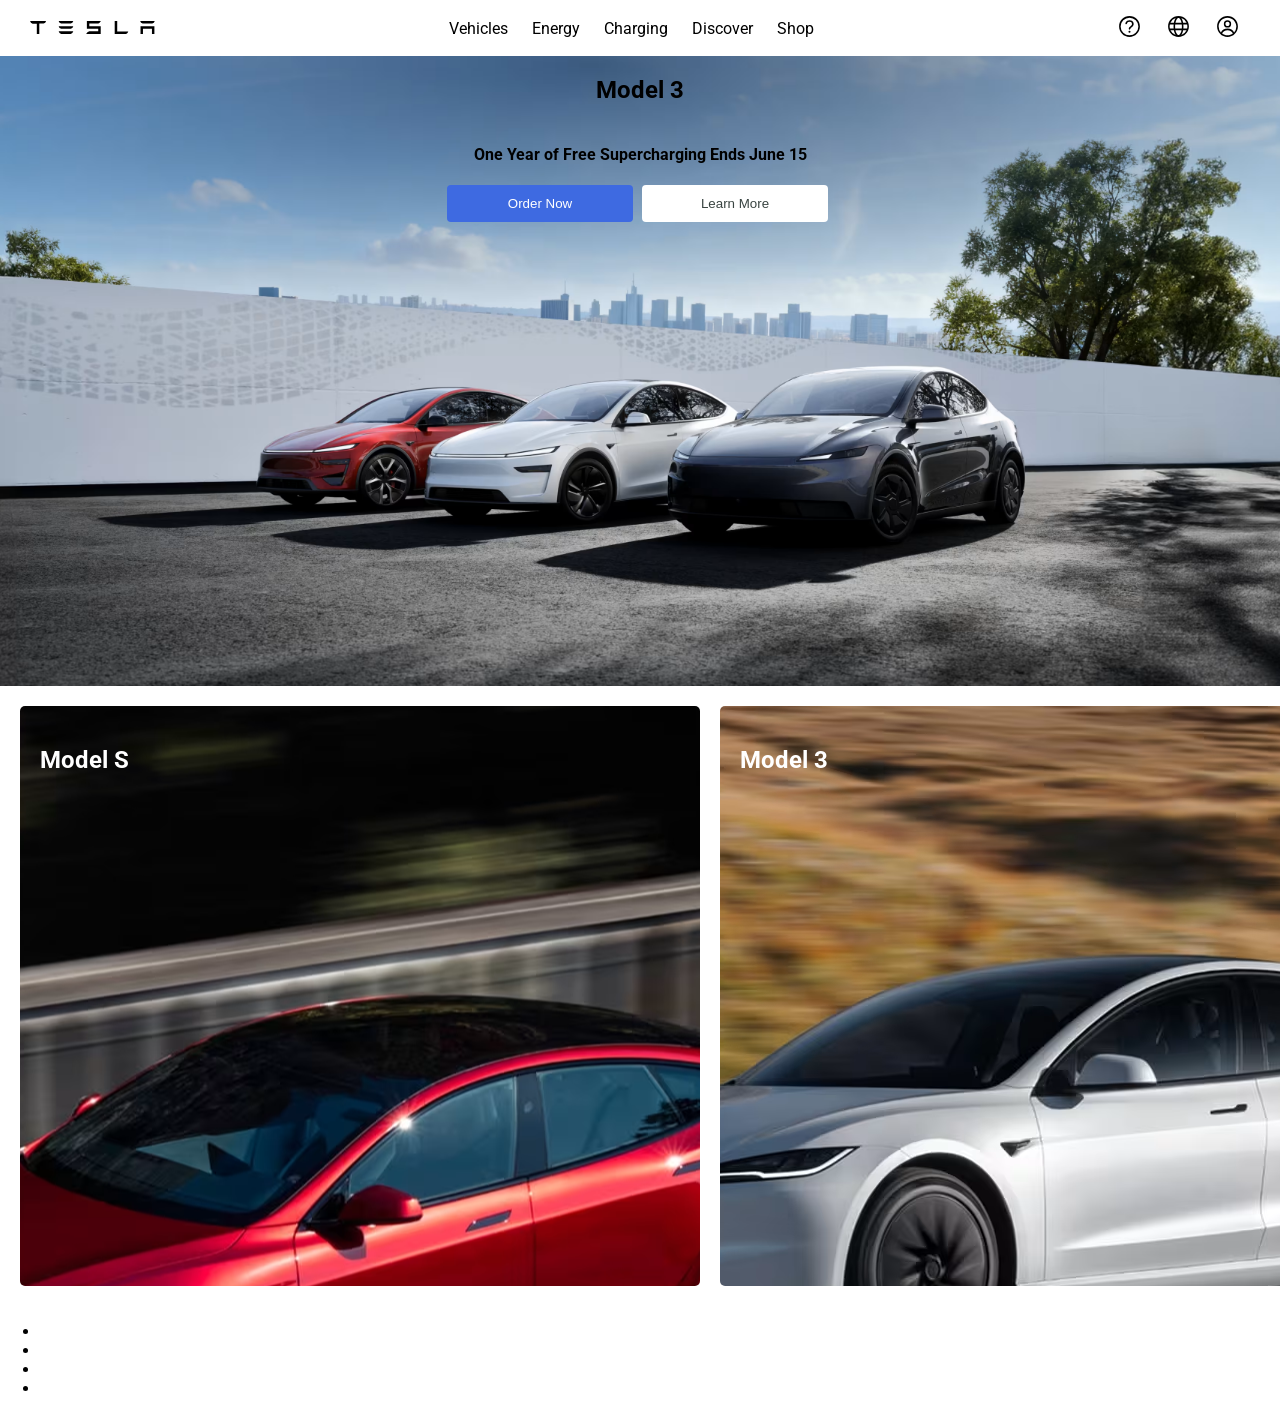
<file: index.html>
<!DOCTYPE html>
<html lang="en">
    <head>
        <meta charset="UTF-8">
        <link rel="stylesheet" href="style.css">
        <title>Tesla</title>
    </head>

    <body>
        
        <header>
            
            <section>
                <img src="images/logo.svg" class="logo" alt="Tesla Logo">
            </section>

            <section class="menu">
                <a href="#">Vehicles</a>
                <a href="#">Energy</a>
                <a href="#">Charging</a>
                <a href="#">Discover</a>
                <a href="#">Shop</a>
            </section>

            <section class="options">
                <img src="images/help.svg" class="action-icons" alt="Help Icon">
                <img src="images/language.svg" class="action-icons" alt="Language Icon">
                <img src="images/account.svg" class="action-icons" alt="Account Icon">
            </section>

        </header>

        <main>

            <section class="hero-banner">
                <h1 class="main-heading">Model 3</h1>
                <h4 class="sub-heading">One Year of Free Supercharging Ends June 15</h4>

                <section class="buttons">
                    <button class="primary">Order Now</button>
                    <button class="secondary">Learn More</button>
                </section>
            </section>

            <section class="cards">

                    <div class="model model-s">
                         <h1 class="main-heading">Model S</h1>
                    </div>

                     <div class="model model-3">
                         <h1 class="main-heading">Model 3</h1>
                     </div>

                     <div class="model model-x">
                         <h1 class="main-heading">Model X</h1>
                    </div>

                     <div class="model model-y">
                        <h1 class="main-heading">Model Y</h1>
                    </div>

            </section>

            <section class="mini-cards"></section>
            <section class="find-your-charge"></section>
            <section class="extra-cards"></section>

        </main>

        <footer>
            <ul>
                <li></li>
                <li></li>
                <li></li>
                <li></li>
            </ul>
        </footer>
        
    </body>
</html>
</file>
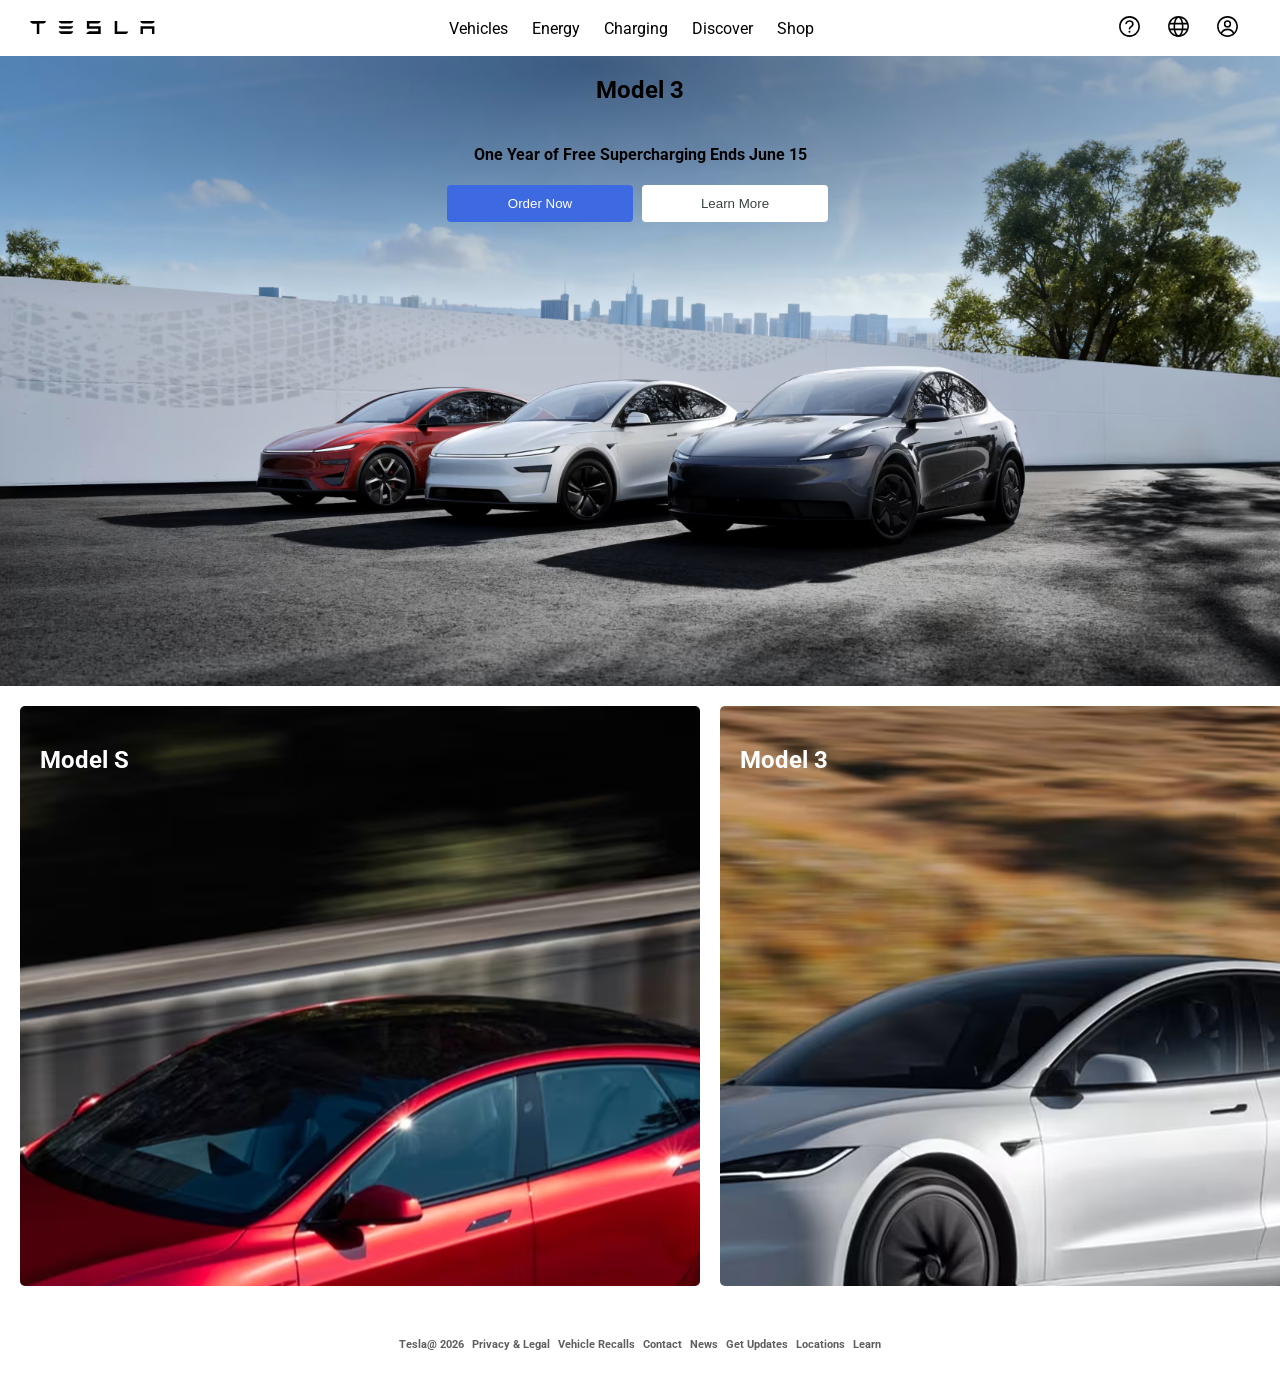
<file: Tesla_Homepage/index.html>
<!DOCTYPE html>
<html lang="en">
    <head>
        <meta charset="UTF-8">
        <link rel="stylesheet" href="style.css">
        <title>Tesla</title>
    </head>

    <body>
        
        <header>
            
            <section>
                <img src="images/logo.svg" class="logo" alt="Tesla Logo">
            </section>

            <section class="menu">
                <a href="#">Vehicles</a>
                <a href="#">Energy</a>
                <a href="#">Charging</a>
                <a href="#">Discover</a>
                <a href="#">Shop</a>
            </section>

            <section class="options">
                <img src="images/help.svg" class="action-icons" alt="Help Icon">
                <img src="images/language.svg" class="action-icons" alt="Language Icon">
                <img src="images/account.svg" class="action-icons" alt="Account Icon">
            </section>

        </header>

        <main>

            <section class="hero-banner">
                <h1 class="main-heading">Model 3</h1>
                <h4 class="sub-heading">One Year of Free Supercharging Ends June 15</h4>

                <section class="buttons">
                    <button class="primary">Order Now</button>
                    <button class="secondary">Learn More</button>
                </section>
            </section>

            <section class="cards">

                    <div class="model model-s">
                         <h1 class="main-heading">Model S</h1>
                    </div>

                     <div class="model model-3">
                         <h1 class="main-heading">Model 3</h1>
                     </div>

                     <div class="model model-x">
                         <h1 class="main-heading">Model X</h1>
                    </div>

                     <div class="model model-y">
                        <h1 class="main-heading">Model Y</h1>
                    </div>

            </section>

            <section class="mini-cards"></section>
            <section class="find-your-charge"></section>
            <section class="extra-cards"></section>

        </main>

        <footer>
            <ul class="footer-elements">
                <li>
                    <a href="#" class="felement">Tesla@ 2026</a>
                </li>

                <li>
                    <a href="#" class="felement">Privacy & Legal</a>
                </li>

                <li>
                    <a href="#" class="felement">Vehicle Recalls</a>
                </li>

                <li>
                    <a href="#" class="felement">Contact</a>
                </li>

                <li>
                    <a href="#" class="felement">News</a>
                </li>

                <li>
                    <a href="#" class="felement">Get Updates</a>
                </li>

                <li>
                    <a href="#" class="felement">Locations</a>
                </li>

                <li>
                    <a href="#" class="felement">Learn</a>
                </li>
            </ul>
        </footer>
        
    </body>
</html>
</file>
<file: style.css>
@import url('https://fonts.googleapis.com/css2?family=Roboto:ital,wght@0,100..900;1,100..900&display=swap');

body{
    margin:0;
    font-family: 'Roboto', sans-serif;
}
header{
    display: flex;
    justify-content: space-between;
    align-items: center;
    height: 56px;
    padding: 0 30px;
}
.action-icons{
    width: 25px
}
.logo{
    width: 125px;
}

.menu a, .options img{
    margin: 0 10px;   
}
.menu a{
    text-decoration: none;
    color: black;
}

button{
    width: 186px;
    height: 37px;
    padding: 7px;
    border-radius: 4px;
    color: white;
    border: none;
    margin-right: 5px;
    
}

.primary{
    background-color: rgb(62,106,225);
}
.primary:hover{
    background-color: rgb(62, 97, 194);
    cursor: pointer;
}

.secondary{
    background-color: white;
    color: rgb(57,68,65);
}
.secondary:hover{
    background-color: rgb(238, 238, 238);
    cursor: pointer;
}

.secondary-darker{
    background-color: rgb(244,244,244);
    color: rgb(57,68,65);
}
.tertiary{
    background-color: rgb(0,0,0);
}
.hero-banner{
    display: flex;
    flex-direction: column;
    align-items: center;
    background: url("images/hero-banner.avif") center center no-repeat;
    background-size: cover;
    height: 70vh;
}

.cards{
    display: flex;
    overflow-x: auto;
    gap: 20px;
    padding: 20px;
    scroll-behavior: smooth;
}
.model{
    min-width: 50vw;
    height: 60vh;
    flex-shrink: 0;

    border-radius: 5px;
    color: white;
    padding: 20px;
}
.cards .model-s{
    background: url("images/model-s.avif") center center no-repeat;
}
.cards .model-3{
    background: url("images/model-3.avif") center center no-repeat;

}
.model-x{
    background: url("images/model-x.avif") center center no-repeat;
}
.model-y{
    background: url("images/model-y.avif") center center no-repeat;
}
</file>
<file: Tesla_Homepage/style.css>
@import url('https://fonts.googleapis.com/css2?family=Roboto:ital,wght@0,100..900;1,100..900&display=swap');

body{
    margin:0;
    font-family: 'Roboto', sans-serif;
}
header{
    display: flex;
    justify-content: space-between;
    align-items: center;
    height: 56px;
    padding: 0 30px;
}
.action-icons{
    width: 25px
}
.logo{
    width: 125px;
}

.menu a, .options img{
    margin: 0 10px;   
}
.menu a{
    text-decoration: none;
    color: black;
}

button{
    width: 186px;
    height: 37px;
    padding: 7px;
    border-radius: 4px;
    color: white;
    border: none;
    margin-right: 5px;
    
}

.primary{
    background-color: rgb(62,106,225);
}
.primary:hover{
    background-color: rgb(62, 97, 194);
    cursor: pointer;
}

.secondary{
    background-color: white;
    color: rgb(57,68,65);
}
.secondary:hover{
    background-color: rgb(238, 238, 238);
    cursor: pointer;
}

.secondary-darker{
    background-color: rgb(244,244,244);
    color: rgb(57,68,65);
}
.tertiary{
    background-color: rgb(0,0,0);
}
.hero-banner{
    display: flex;
    flex-direction: column;
    align-items: center;
    background: url("images/hero-banner.avif") center center no-repeat;
    background-size: cover;
    height: 70vh;
}

.cards{
    display: flex;
    overflow-x: auto;
    gap: 20px;
    padding: 20px;
    scroll-behavior: smooth;
}
.model{
    min-width: 50vw;
    height: 60vh;
    flex-shrink: 0;

    border-radius: 5px;
    color: white;
    padding: 20px;
}
.cards .model-s{
    background: url("images/model-s.avif") center center no-repeat;
}
.cards .model-3{
    background: url("images/model-3.avif") center center no-repeat;

}
.model-x{
    background: url("images/model-x.avif") center center no-repeat;
}
.model-y{
    background: url("images/model-y.avif") center center no-repeat;
}

.footer-elements{
    list-style: none;
    display: flex;
    justify-content: center;
    align-items: center;
    height: 56px;
    margin: 10px;
    padding: 0;
    gap: 8px;
    font-size: 11px;
    font-weight: bold;

}
.footer-elements a{
    text-decoration: none;
    color: rgb(95, 95, 95);
}
</file>
